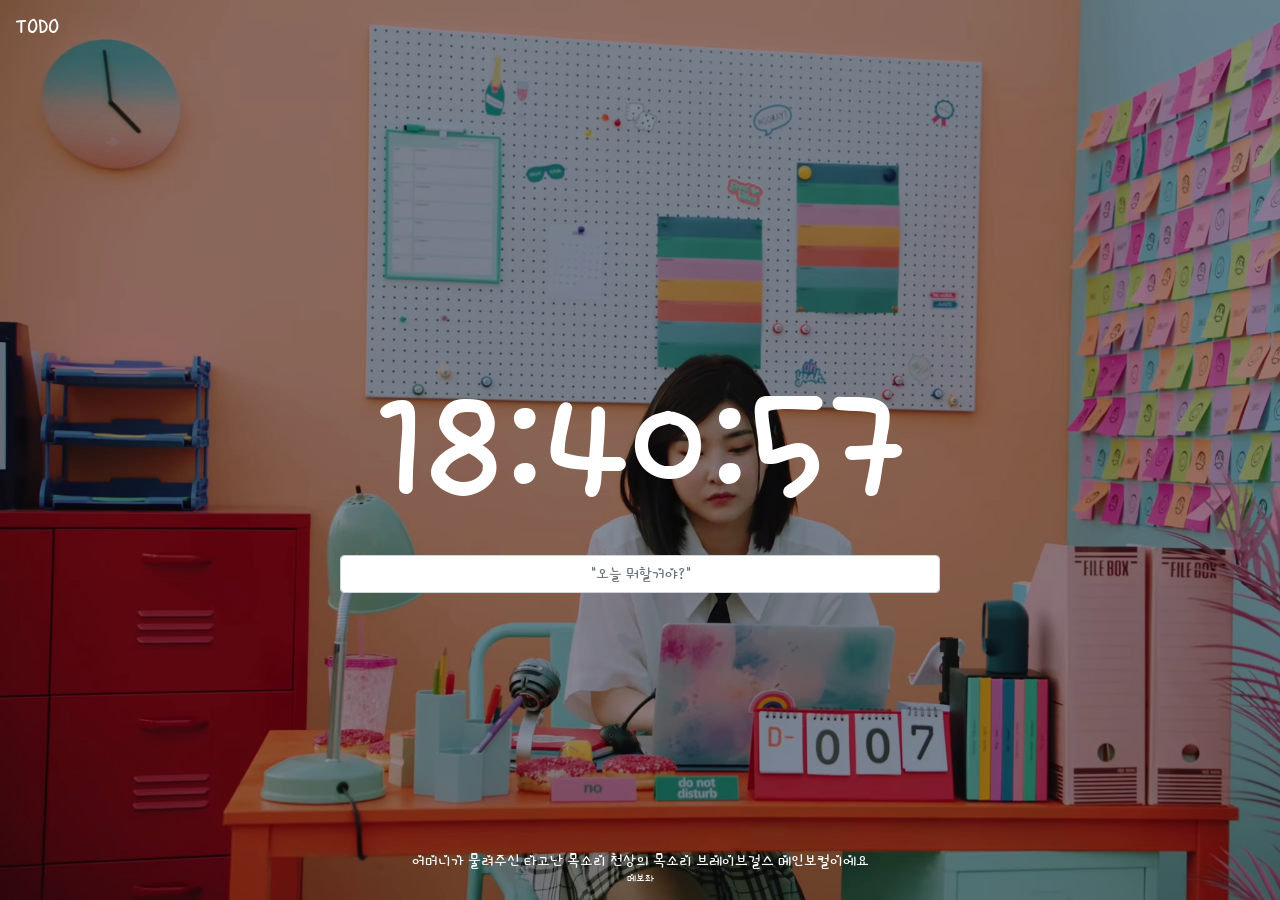
<file: index.html>
<!DOCTYPE html>
<html lang="en">
<head>
    <meta charset="UTF-8">
    <meta http-equiv="X-UA-Compatible" content="IE=edge">
    <meta name="viewport" content="width=device-width, initial-scale=1.0">

    <!-- 파비콘 임포트 -->
    <link rel="SHORTCUT ICON" href="favicon.ico"/>

    <!-- 폰트 모듈 관련 임포트 -->
    <link rel="preconnect" href="https://fonts.googleapis.com">
    <link rel="preconnect" href="https://fonts.gstatic.com" crossorigin>
    <link href="https://fonts.googleapis.com/css2?family=Single+Day&display=swap" rel="stylesheet">

    <!--Font awesome -->
    <link href="./fontawesome/css/all.css" rel="stylesheet"> 

    <!-- Bootstrap CSS -->
    <link rel="stylesheet" href="https://stackpath.bootstrapcdn.com/bootstrap/4.3.1/css/bootstrap.min.css" integrity="sha384-ggOyR0iXCbMQv3Xipma34MD+dH/1fQ784/j6cY/iJTQUOhcWr7x9JvoRxT2MZw1T" crossorigin="anonymous">
    <link rel="stylesheet" type="text/css" href="css/reset.css">
    <link rel="stylesheet" href="css/style.css">
    <title>쁘걸TODO</title>

    <script src="js/bootstrap/jquery-3.3.1.slim.min.js"></script>
    <script src="js/bootstrap/bootstrap.min.js"></script>
</head>
<body>
    <!-- <form class=hidden id="login-form">
        <input class="uk-input" required maxlength="15" type="text" placeholder="What is your name?">
        <input class="uk-button-default" type="submit" value="Login" />
    </form>
    <h1 class="hidden" id="greeting"></h1> -->

    <div id="bgImg" class="img">
        <div class="content">
            <span id="liveToastBtn">TODO</span>
            <div class="toast-container" style="position: absolute; top: 45px; left: 15px; width:1200px">
                <div class="toast" data-autohide="false">
                    <div class="toast-header">
                      <svg class="rounded mr-2" width="20" height="20" xmlns="http://www.w3.org/2000/svg" preserveAspectRatio="xMidYMid slice" focusable="false" role="img">
                                      <rect fill="#007aff" width="100%" height="100%" /></svg>
                      <strong class="mr-auto">TODO</strong>
                      <small class="text-muted" id="thingsToDo">0개의 할 일</small>
                      <button type="button" id="closeToastBtn" class="ml-2 mb-1 close" aria-label="Close">
                                      <span aria-hidden="true">&times;</span>
                      </button>
                    </div>
                    <div class="toast-body" style="text-align:center;">
                        오늘도 좋은 하루! 여기 해야 할 일들이야 ^0^
                        <ul class="list-group" id="todo-list" style="margin-top:10px;font-size:15px;"></ul>
                    </div>
                </div>
            </div>


            <div id="weather">
                <i></i>
                <span></span>
                <br>
                <span></span>
            </div>
            <form id="todo-form">
                <input class="form-control" type="text" placeholder="&quot;오늘 뭐할거야?&quot;" style="text-align: center" required/>
            </form>
            <h1 id="clock">00:00</h1>
            <div id="quote">
                <span></span>
                <br>
                <span id="author"></span>
            </div>
        </div>
        <div class="img-cover"></div>
    </div>

    <script src="js/greetings.js"></script>
    <script src="js/clock.js"></script>
    <script src="js/quotes.js"></script>
    <script src="js/background.js"></script>
    <script src="js/todo.js"></script>
    <script src="js/weather.js"></script>
    <script src="js/toast.js"></script>
    
    <!-- Bootstrap Bundle with Popper -->
    <script src="js/bootstrap/popper.min.js"></script>

</body>
</html>
</file>
<file: css/style.css>
.hidden {
    display: none;
}

body {
    font-family: 'Single Day', cursive;
}

.img{
    position: relative;
    /* background-image: url(../img/0.jpg);                                                                */
    height: 100vh;
    background-size: cover;
}

.img-cover{
    display: relative;
    height: 100%;
    width: 100%;
    background-color: rgba(0, 0, 0, 0.3);                                                                 
    z-index:1;
 }
 
#clock{
    position: absolute;
    top:50%;
    left:50%;
    transform: translate(-50%, -50%);
    font-size:128pt;
    color: white;
    z-index: 2;
    text-align: center;
}

#todo-form {
    position: absolute;
    top:50%;
    left:50%;
    transform: translate(-50%, 250%);
    width:600px;
    height:42px;
    font-size:18px;
    color: white;
    z-index: 2;
    text-align: center;
}

#quote{
    position: absolute;
    bottom: 0;
    width: 100%;
	padding: 15px;
	color: white;
    font-size:12pt;
    text-align: center;
    z-index:2;
}

#author{                                                           
    font-size:8pt;
}

#weather {
    position: absolute;
    right: 0%;
	padding: 15px 15px;
	color: white;
    font-size:18pt;
    text-align: right;
    z-index:2;
}

#liveToastBtn {
    position: absolute;
    left: 0%;
	padding: 15px 15px;
	color: white;
    font-size:18pt;
}
</file>
